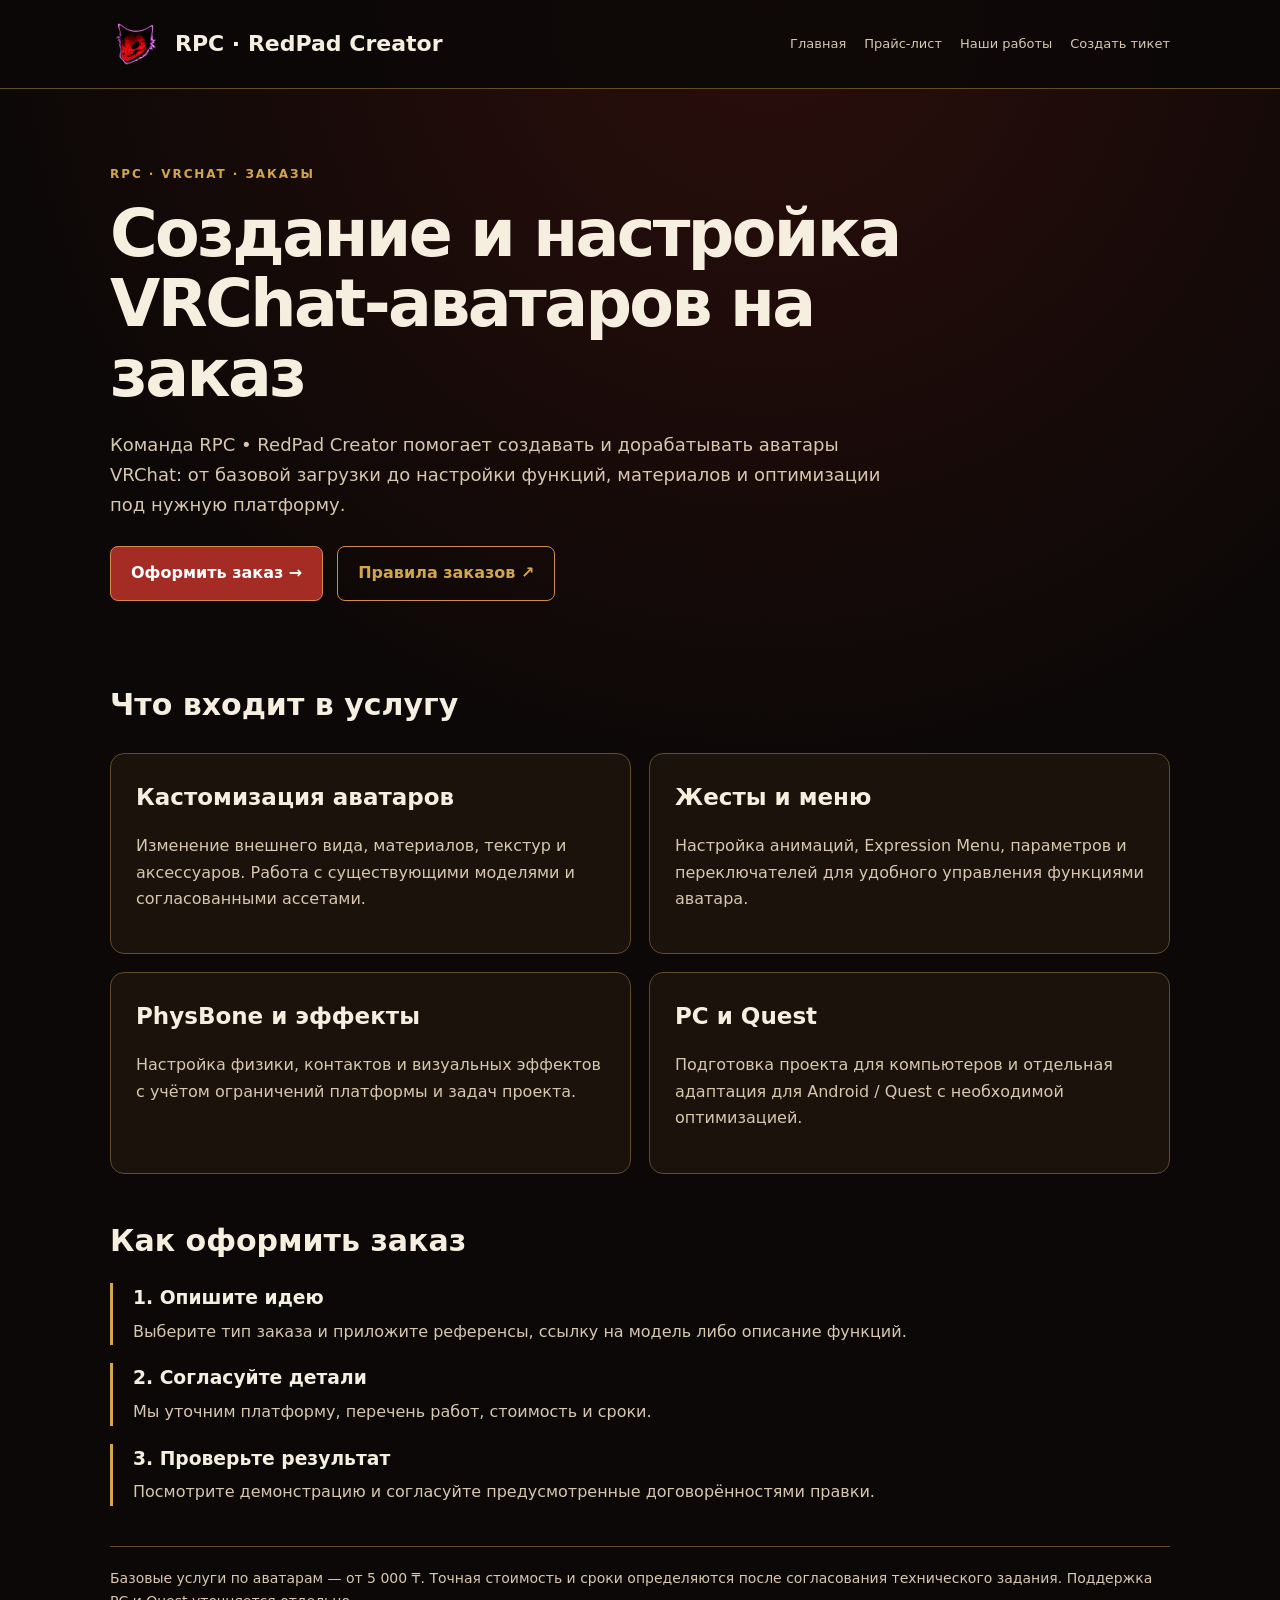
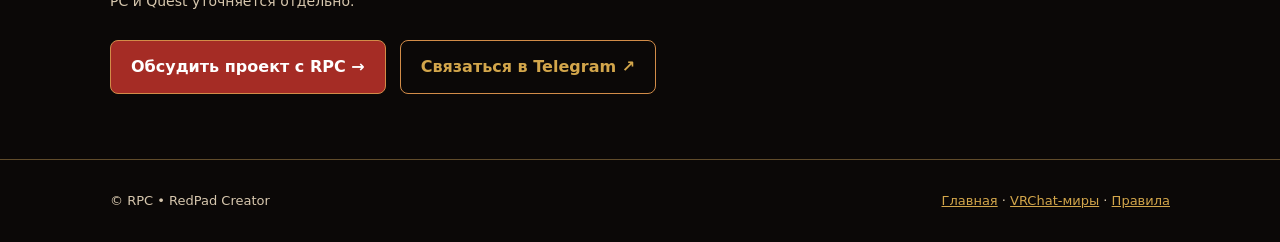
<file: avatars.html>
<!doctype html>
<html lang="ru"><head>
<meta charset="utf-8"><meta name="viewport" content="width=device-width,initial-scale=1">
<title>VRChat-аватары на заказ — настройка, кастомизация и Quest | RPC</title>
<meta name="description" content="Создание, кастомизация и настройка VRChat-аватаров на заказ в RPC: PhysBone, жесты, Expression Menu, анимации, эффекты, PC и Quest. Цена от 5 000 ₸."><meta name="robots" content="index,follow,max-image-preview:large">
<link rel="canonical" href="https://rpc-order-website.onrender.com/avatars.html"><link rel="icon" type="image/png" href="/rpc-avatar.png">
<meta name="theme-color" content="#0b0807">
<meta property="og:type" content="website"><meta property="og:site_name" content="RPC • RedPad Creator">
<meta property="og:title" content="VRChat-аватары на заказ — настройка, кастомизация и Quest | RPC"><meta property="og:description" content="Создание, кастомизация и настройка VRChat-аватаров на заказ в RPC: PhysBone, жесты, Expression Menu, анимации, эффекты, PC и Quest. Цена от 5 000 ₸.">
<meta property="og:url" content="https://rpc-order-website.onrender.com/avatars.html"><meta property="og:image" content="https://rpc-order-website.onrender.com/rpc-og-20261110-v2.jpg">
<meta property="og:image:secure_url" content="https://rpc-order-website.onrender.com/rpc-og-20261110-v2.jpg">
<meta property="og:image:type" content="image/jpeg">
<meta property="og:image:width" content="1200">
<meta property="og:image:height" content="630">
<meta property="og:image:alt" content="RPC RedPad Creator — VRChat-проекты на заказ">
<meta name="twitter:card" content="summary_large_image">
<meta name="twitter:image" content="https://rpc-order-website.onrender.com/rpc-og-20261110-v2.jpg">
<script type="application/ld+json">{"@context":"https://schema.org","@graph":[{"@type":"WebPage","name":"VRChat-аватары на заказ — настройка, кастомизация и Quest | RPC","url":"https://rpc-order-website.onrender.com/avatars.html","description":"Создание, кастомизация и настройка VRChat-аватаров на заказ в RPC: PhysBone, жесты, Expression Menu, анимации, эффекты, PC и Quest. Цена от 5 000 ₸.","inLanguage":"ru","isPartOf":{"@id":"https://rpc-order-website.onrender.com/#website"}},{"@type":"Service","name":"Создание и настройка VRChat-аватаров на заказ","description":"Создание, кастомизация и настройка VRChat-аватаров на заказ в RPC: PhysBone, жесты, Expression Menu, анимации, эффекты, PC и Quest. Цена от 5 000 ₸.","provider":{"@id":"https://rpc-order-website.onrender.com/#organization"},"areaServed":"Worldwide","url":"https://rpc-order-website.onrender.com/avatars.html"}]}</script>
<link rel="stylesheet" href="/service-pages.css?v=1"></head>
<body>
<header class="bar"><div class="wrap"><a class="brand" href="/"><img src="/rpc-avatar.png" alt="Логотип RPC" width="52" height="52"><span>RPC · RedPad Creator</span></a><nav class="nav" aria-label="Навигация"><a href="/">Главная</a><a href="/#prices">Прайс-лист</a><a href="/#works">Наши работы</a><a href="/#order">Создать тикет</a></nav></div></header>
<main class="wrap"><section class="hero"><div class="eyebrow">RPC · VRCHAT · ЗАКАЗЫ</div><h1>Создание и настройка VRChat-аватаров на заказ</h1><p>Команда RPC • RedPad Creator помогает создавать и дорабатывать аватары VRChat: от базовой загрузки до настройки функций, материалов и оптимизации под нужную платформу.</p><div class="actions"><a class="button" href="/#order">Оформить заказ →</a><a class="button secondary" href="https://rpc-rules.onrender.com/?lang=ru#avatar">Правила заказов ↗</a></div></section>
<h2 class="section">Что входит в услугу</h2><section class="grid" aria-label="Виды работ"><article class="card"><h2>Кастомизация аватаров</h2><p>Изменение внешнего вида, материалов, текстур и аксессуаров. Работа с существующими моделями и согласованными ассетами.</p></article>
<article class="card"><h2>Жесты и меню</h2><p>Настройка анимаций, Expression Menu, параметров и переключателей для удобного управления функциями аватара.</p></article>
<article class="card"><h2>PhysBone и эффекты</h2><p>Настройка физики, контактов и визуальных эффектов с учётом ограничений платформы и задач проекта.</p></article>
<article class="card"><h2>PC и Quest</h2><p>Подготовка проекта для компьютеров и отдельная адаптация для Android / Quest с необходимой оптимизацией.</p></article></section>
<h2 class="section">Как оформить заказ</h2><section aria-label="Порядок оформления"><div class="step"><h3>1. Опишите идею</h3><p>Выберите тип заказа и приложите референсы, ссылку на модель либо описание функций.</p></div>
<div class="step"><h3>2. Согласуйте детали</h3><p>Мы уточним платформу, перечень работ, стоимость и сроки.</p></div>
<div class="step"><h3>3. Проверьте результат</h3><p>Посмотрите демонстрацию и согласуйте предусмотренные договорённостями правки.</p></div></section>
<p class="disclaimer">Базовые услуги по аватарам — от 5 000 ₸. Точная стоимость и сроки определяются после согласования технического задания. Поддержка PC и Quest уточняется отдельно.</p>
<div class="actions"><a class="button" href="/#order">Обсудить проект с RPC →</a><a class="button secondary" href="https://t.me/ViNter294">Связаться в Telegram ↗</a></div></main>
<footer><div class="wrap"><span>© RPC • RedPad Creator</span><span><a href="/">Главная</a> · <a href="worlds.html">VRChat-миры</a> · <a href="https://rpc-rules.onrender.com/">Правила</a></span></div></footer>
</body></html>
</file>
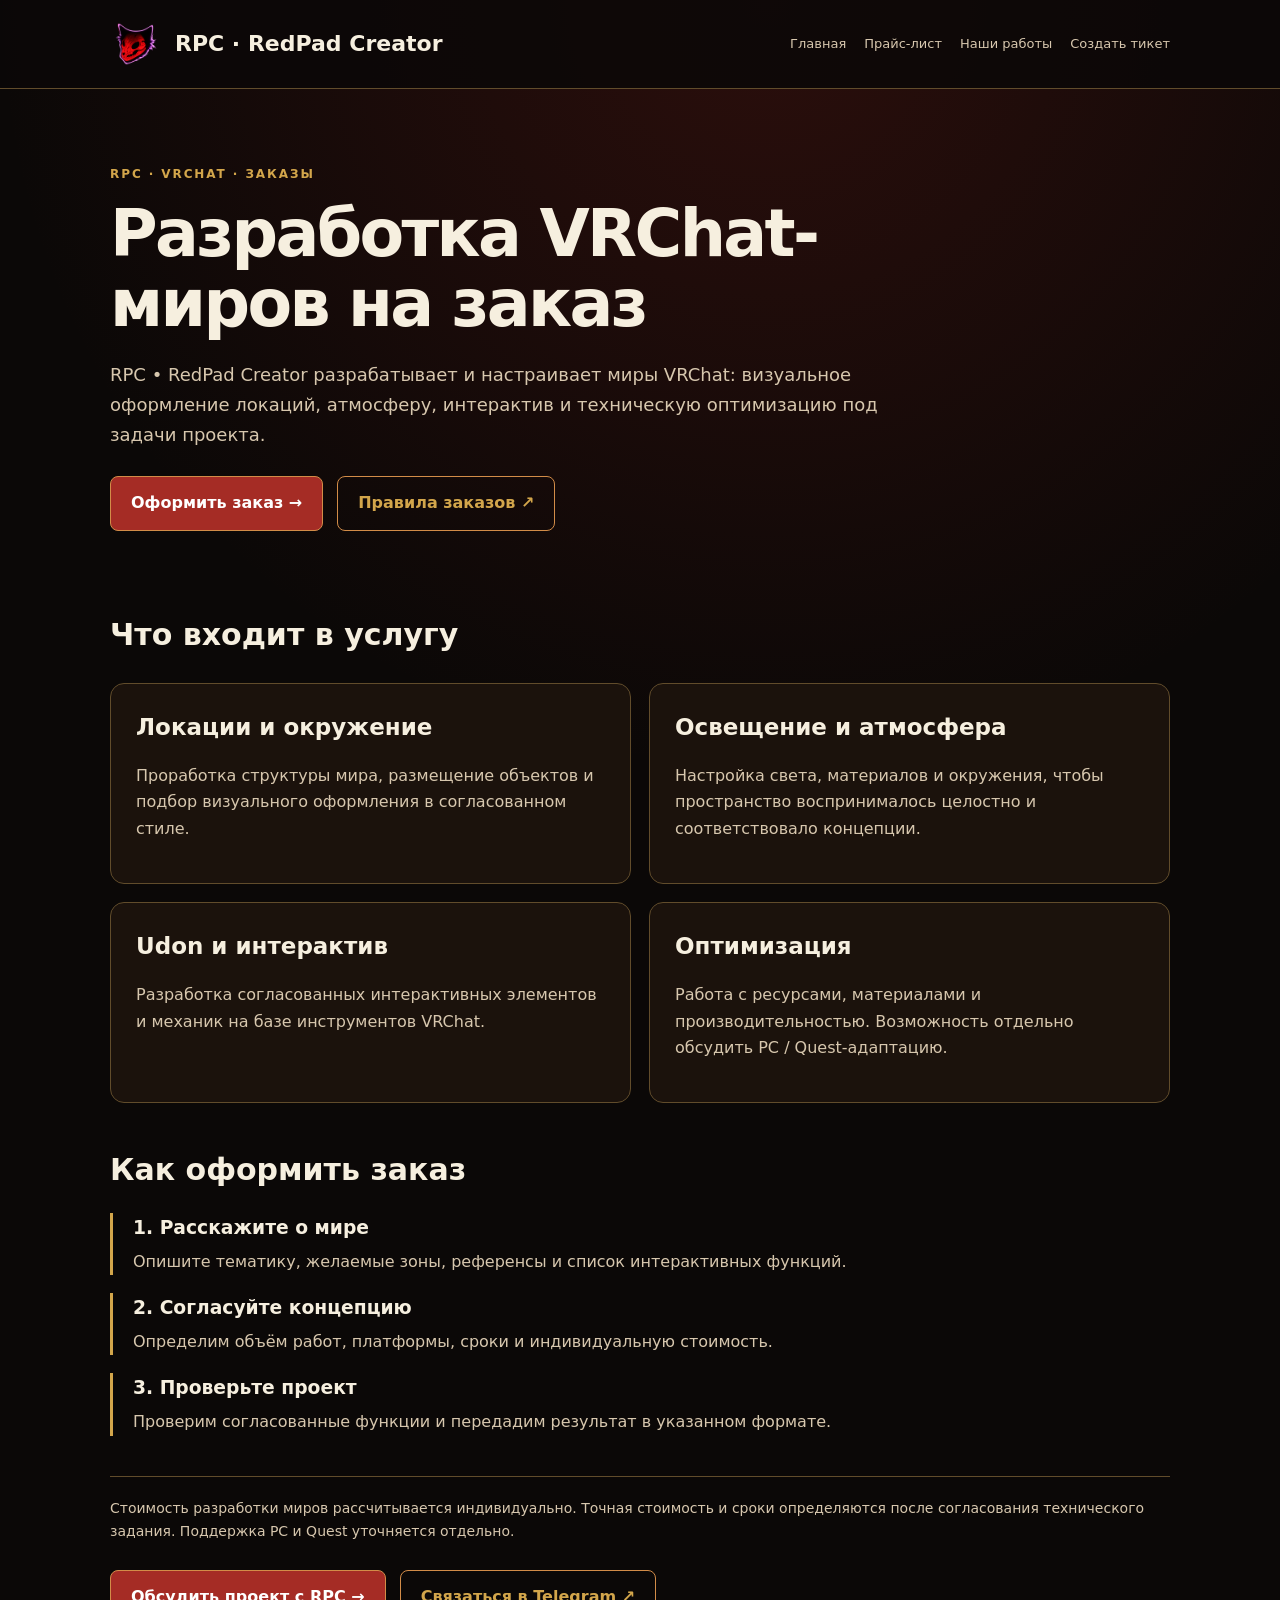
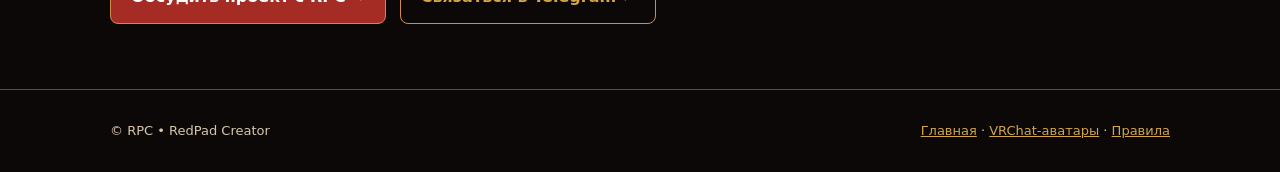
<file: worlds.html>
<!doctype html>
<html lang="ru"><head>
<meta charset="utf-8"><meta name="viewport" content="width=device-width,initial-scale=1">
<title>VRChat-миры на заказ — разработка локаций и Udon | RPC</title>
<meta name="description" content="Создание VRChat-миров на заказ в RPC: локации, освещение, Udon-интерактив, игровые механики, оптимизация для PC и Quest. Индивидуальный расчёт."><meta name="robots" content="index,follow,max-image-preview:large">
<link rel="canonical" href="https://rpc-order-website.onrender.com/worlds.html"><link rel="icon" type="image/png" href="/rpc-avatar.png">
<meta name="theme-color" content="#0b0807">
<meta property="og:type" content="website"><meta property="og:site_name" content="RPC • RedPad Creator">
<meta property="og:title" content="VRChat-миры на заказ — разработка локаций и Udon | RPC"><meta property="og:description" content="Создание VRChat-миров на заказ в RPC: локации, освещение, Udon-интерактив, игровые механики, оптимизация для PC и Quest. Индивидуальный расчёт.">
<meta property="og:url" content="https://rpc-order-website.onrender.com/worlds.html"><meta property="og:image" content="https://rpc-order-website.onrender.com/rpc-og-20261110-v2.jpg">
<meta property="og:image:secure_url" content="https://rpc-order-website.onrender.com/rpc-og-20261110-v2.jpg">
<meta property="og:image:type" content="image/jpeg">
<meta property="og:image:width" content="1200">
<meta property="og:image:height" content="630">
<meta property="og:image:alt" content="RPC RedPad Creator — VRChat-проекты на заказ">
<meta name="twitter:card" content="summary_large_image">
<meta name="twitter:image" content="https://rpc-order-website.onrender.com/rpc-og-20261110-v2.jpg">
<script type="application/ld+json">{"@context":"https://schema.org","@graph":[{"@type":"WebPage","name":"VRChat-миры на заказ — разработка локаций и Udon | RPC","url":"https://rpc-order-website.onrender.com/worlds.html","description":"Создание VRChat-миров на заказ в RPC: локации, освещение, Udon-интерактив, игровые механики, оптимизация для PC и Quest. Индивидуальный расчёт.","inLanguage":"ru","isPartOf":{"@id":"https://rpc-order-website.onrender.com/#website"}},{"@type":"Service","name":"Разработка VRChat-миров на заказ","description":"Создание VRChat-миров на заказ в RPC: локации, освещение, Udon-интерактив, игровые механики, оптимизация для PC и Quest. Индивидуальный расчёт.","provider":{"@id":"https://rpc-order-website.onrender.com/#organization"},"areaServed":"Worldwide","url":"https://rpc-order-website.onrender.com/worlds.html"}]}</script>
<link rel="stylesheet" href="/service-pages.css?v=1"></head>
<body>
<header class="bar"><div class="wrap"><a class="brand" href="/"><img src="/rpc-avatar.png" alt="Логотип RPC" width="52" height="52"><span>RPC · RedPad Creator</span></a><nav class="nav" aria-label="Навигация"><a href="/">Главная</a><a href="/#prices">Прайс-лист</a><a href="/#works">Наши работы</a><a href="/#order">Создать тикет</a></nav></div></header>
<main class="wrap"><section class="hero"><div class="eyebrow">RPC · VRCHAT · ЗАКАЗЫ</div><h1>Разработка VRChat-миров на заказ</h1><p>RPC • RedPad Creator разрабатывает и настраивает миры VRChat: визуальное оформление локаций, атмосферу, интерактив и техническую оптимизацию под задачи проекта.</p><div class="actions"><a class="button" href="/#order">Оформить заказ →</a><a class="button secondary" href="https://rpc-rules.onrender.com/?lang=ru#world">Правила заказов ↗</a></div></section>
<h2 class="section">Что входит в услугу</h2><section class="grid" aria-label="Виды работ"><article class="card"><h2>Локации и окружение</h2><p>Проработка структуры мира, размещение объектов и подбор визуального оформления в согласованном стиле.</p></article>
<article class="card"><h2>Освещение и атмосфера</h2><p>Настройка света, материалов и окружения, чтобы пространство воспринималось целостно и соответствовало концепции.</p></article>
<article class="card"><h2>Udon и интерактив</h2><p>Разработка согласованных интерактивных элементов и механик на базе инструментов VRChat.</p></article>
<article class="card"><h2>Оптимизация</h2><p>Работа с ресурсами, материалами и производительностью. Возможность отдельно обсудить PC / Quest-адаптацию.</p></article></section>
<h2 class="section">Как оформить заказ</h2><section aria-label="Порядок оформления"><div class="step"><h3>1. Расскажите о мире</h3><p>Опишите тематику, желаемые зоны, референсы и список интерактивных функций.</p></div>
<div class="step"><h3>2. Согласуйте концепцию</h3><p>Определим объём работ, платформы, сроки и индивидуальную стоимость.</p></div>
<div class="step"><h3>3. Проверьте проект</h3><p>Проверим согласованные функции и передадим результат в указанном формате.</p></div></section>
<p class="disclaimer">Стоимость разработки миров рассчитывается индивидуально. Точная стоимость и сроки определяются после согласования технического задания. Поддержка PC и Quest уточняется отдельно.</p>
<div class="actions"><a class="button" href="/#order">Обсудить проект с RPC →</a><a class="button secondary" href="https://t.me/ViNter294">Связаться в Telegram ↗</a></div></main>
<footer><div class="wrap"><span>© RPC • RedPad Creator</span><span><a href="/">Главная</a> · <a href="avatars.html">VRChat-аватары</a> · <a href="https://rpc-rules.onrender.com/">Правила</a></span></div></footer>
</body></html>
</file>
<file: service-pages.css>
:root{color-scheme:dark;--bg:#0b0807;--paper:#17120d;--gold:#d3a64b;--line:#614c2b;--text:#f6efdf;--muted:#d7c7ae}
*{box-sizing:border-box}html{scroll-behavior:smooth}body{margin:0;background:radial-gradient(circle at 60% 0,rgba(158,37,29,.22),transparent 40%),var(--bg);color:var(--text);font:16px/1.65 system-ui,-apple-system,"Segoe UI",sans-serif}
a{color:inherit}a:hover{color:var(--gold)}.wrap{width:min(1060px,calc(100% - 36px));margin:auto}.bar{padding:18px 0;border-bottom:1px solid var(--line);background:#0b0807de}.bar .wrap{display:flex;align-items:center;justify-content:space-between;gap:18px}.brand{display:flex;align-items:center;gap:13px;text-decoration:none;font-weight:800;font-size:22px}.brand img{width:52px;height:52px;object-fit:contain}.nav{display:flex;gap:18px;flex-wrap:wrap;font-size:13px;color:var(--muted)}.nav a{text-decoration:none}.hero{padding:76px 0 44px}.eyebrow{color:var(--gold);letter-spacing:.16em;font-size:12px;font-weight:800}.hero h1{font-size:clamp(37px,6vw,65px);letter-spacing:-.04em;line-height:1.08;max-width:840px;margin:14px 0 21px}.hero p{max-width:780px;color:var(--muted);font-size:18px}.actions{display:flex;gap:14px;flex-wrap:wrap;margin-top:27px}.button{background:#a52c25;border:1px solid #d28c48;padding:13px 20px;border-radius:8px;text-decoration:none;font-weight:700;color:#fff}.button.secondary{background:transparent;color:var(--gold)}.button:hover{filter:brightness(1.15);color:#fff}.grid{display:grid;grid-template-columns:repeat(2,1fr);gap:18px;margin:24px 0 42px}.card{border:1px solid var(--line);background:rgba(30,21,14,.84);border-radius:14px;padding:25px}.card h2{margin:0 0 10px;font-size:23px}.card p,.card li{color:var(--muted)}.card ul{padding-left:20px}.full{grid-column:1/-1}h2.section{margin:35px 0 18px;font-size:30px}.step{border-left:3px solid var(--gold);padding-left:20px;margin-bottom:18px}.step h3{margin:0 0 5px}.step p{margin:0;color:var(--muted)}.disclaimer{color:var(--muted);font-size:14px;border-top:1px solid var(--line);margin-top:40px;padding-top:20px}footer{border-top:1px solid var(--line);padding:30px 0;margin-top:65px;font-size:13px;color:var(--muted)}footer .wrap{display:flex;flex-wrap:wrap;gap:14px 30px;justify-content:space-between}footer a{color:var(--gold)}
@media(max-width:690px){.bar .wrap{align-items:flex-start}.nav{gap:8px;flex-direction:column}.hero{padding:55px 0 22px}.grid{grid-template-columns:1fr}.full{grid-column:auto}}
@media(prefers-reduced-motion:reduce){*{scroll-behavior:auto!important}}
</file>
